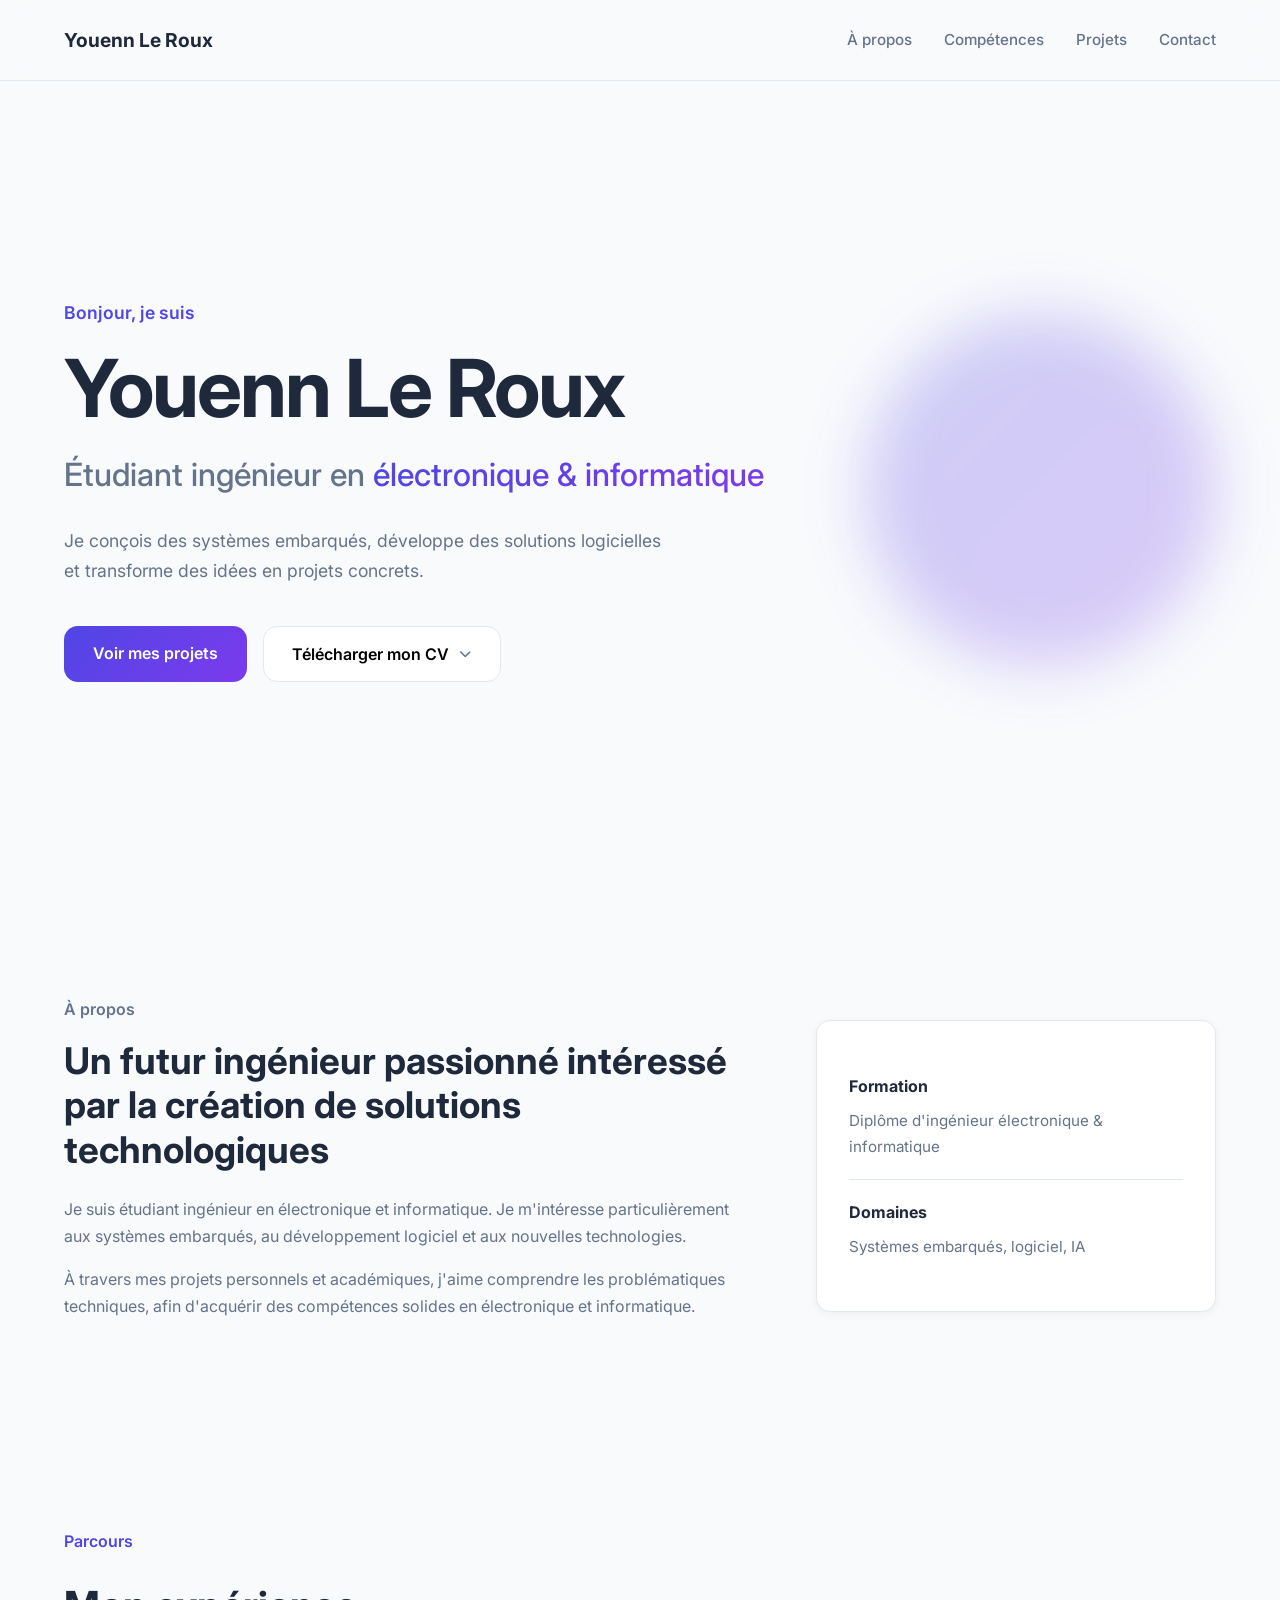
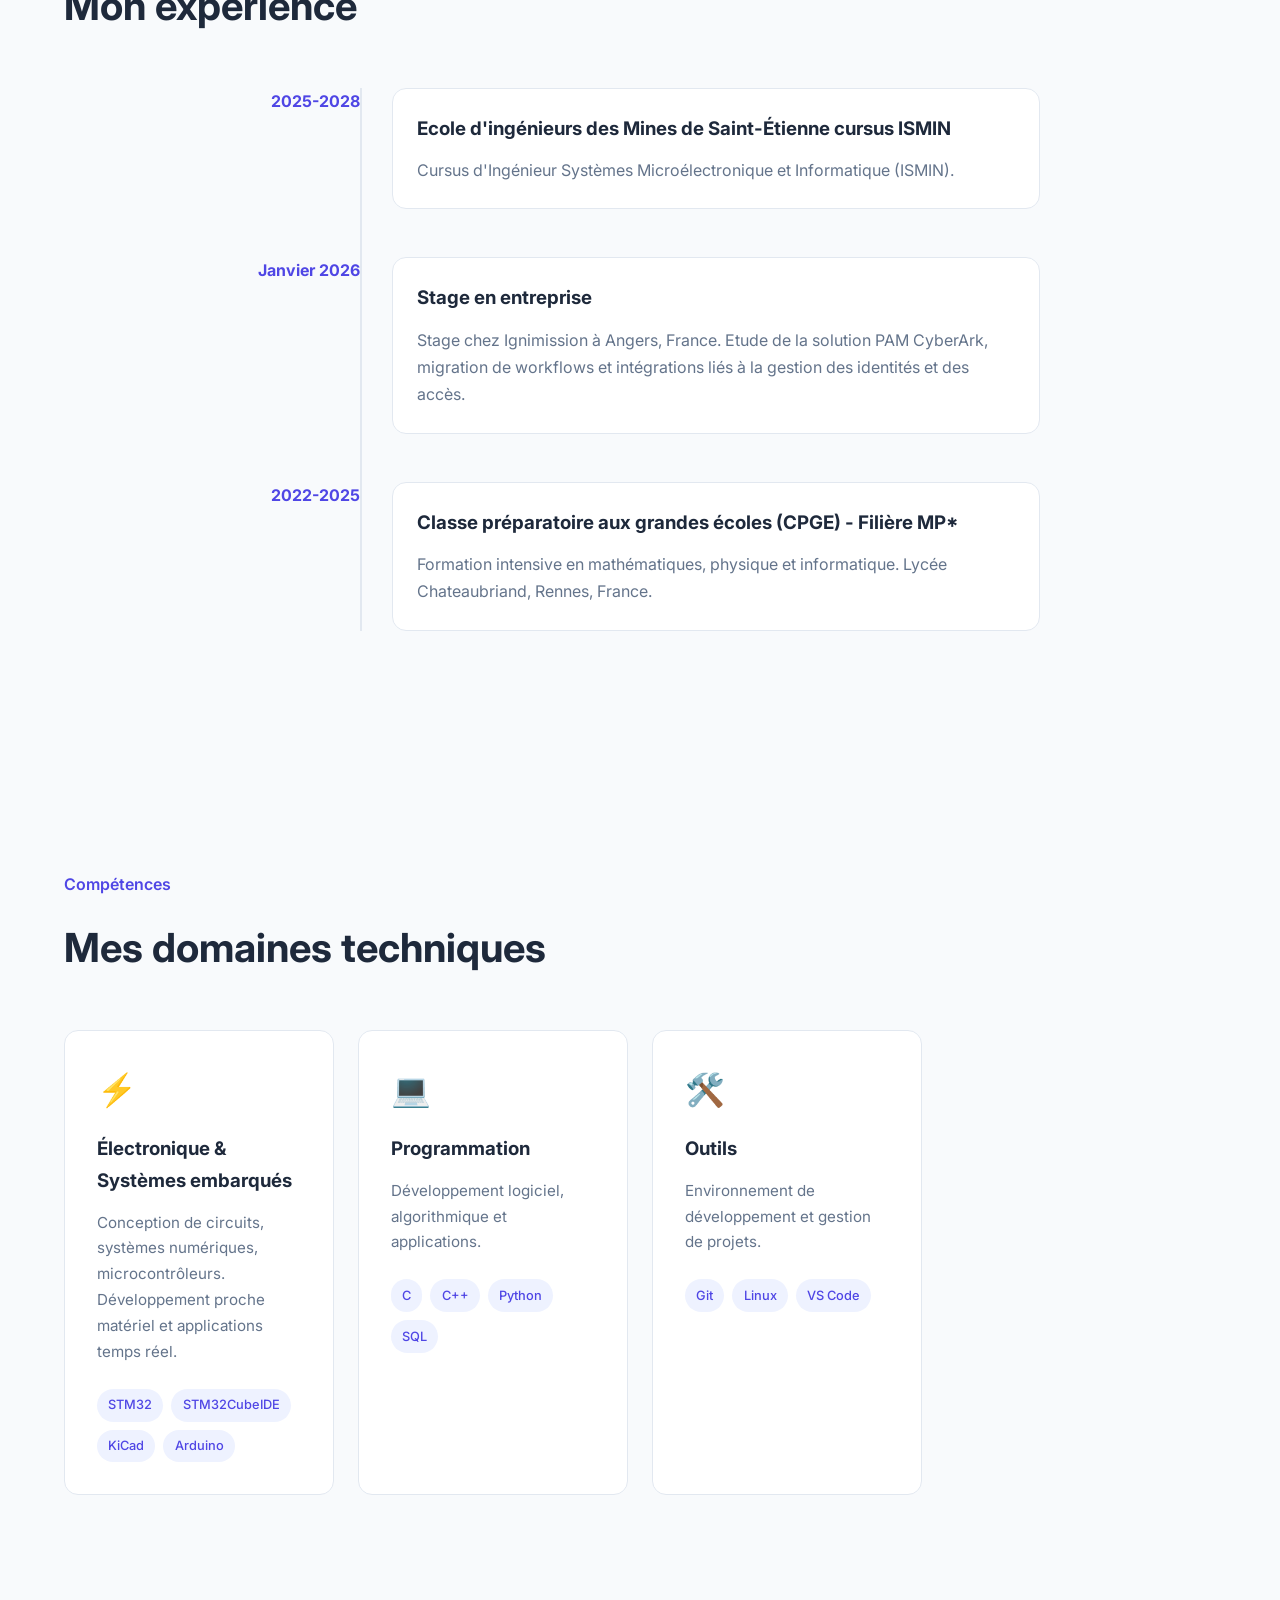
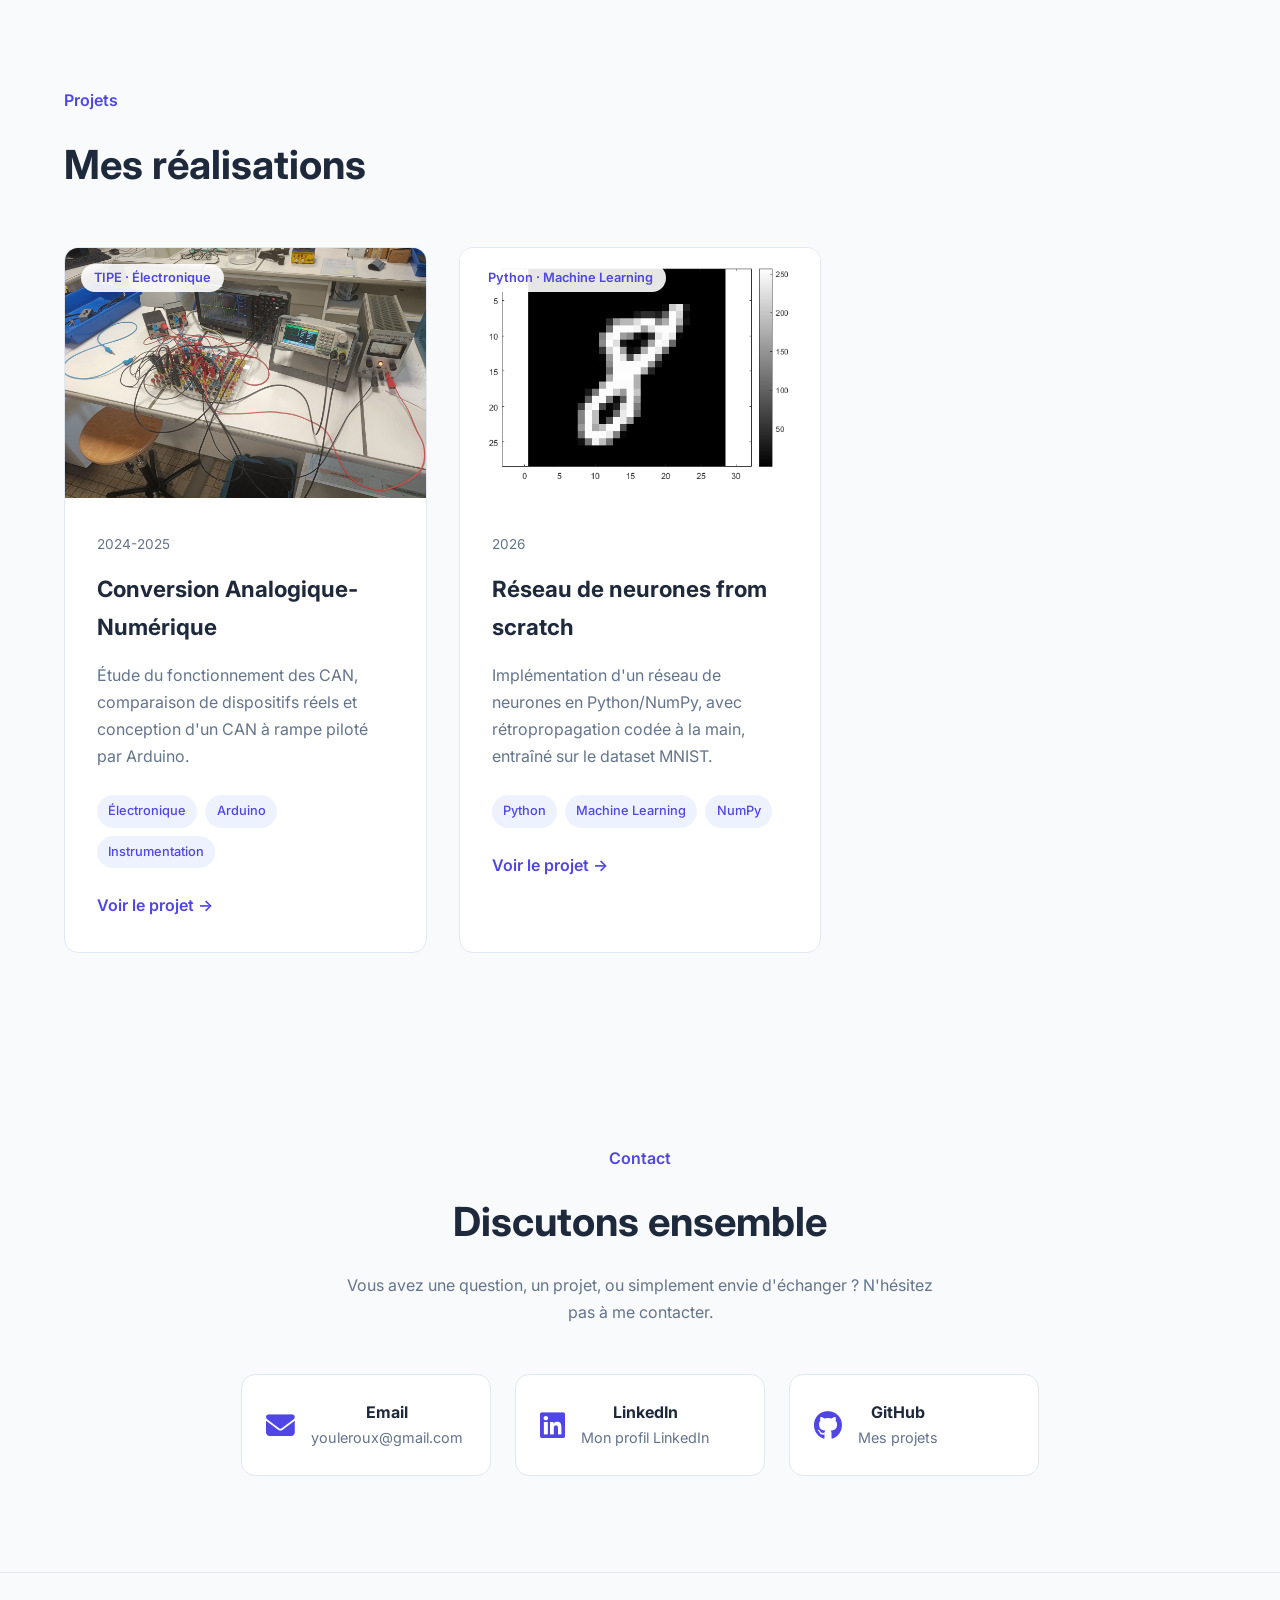
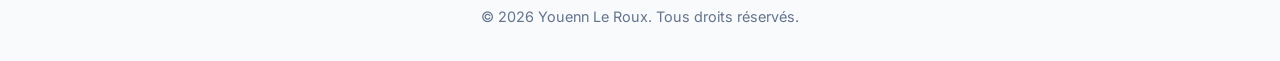
<file: index.html>
<!DOCTYPE html>
<html lang="fr">

<head>
    <meta charset="UTF-8">
    <meta name="viewport" content="width=device-width, initial-scale=1.0">

    <title>Youenn Le Roux | Portfolio</title>

    <meta name="description"
        content="Portfolio de Youenn Le Roux, étudiant ingénieur en électronique et informatique.">

    <!-- Favicon -->
    <link rel="icon" href="assets/images/favicon.svg" type="image/svg+xml">

    <!-- Open Graph -->
    <meta property="og:title" content="Youenn Le Roux | Portfolio">
    <meta property="og:description" content="Portfolio de Youenn Le Roux, étudiant ingénieur en électronique et informatique.">
    <meta property="og:type" content="website">
    <meta property="og:url" content="https://rs44you.github.io/Portfolio/">
    <meta property="og:locale" content="fr_FR">
    <!-- L'image doit avoir une adresse complète (https://...) pour LinkedIn & co -->
    <meta property="og:image" content="https://rs44you.github.io/Portfolio/assets/images/og-image.png">
    <meta property="og:image:width" content="1200">
    <meta property="og:image:height" content="630">
    <meta property="og:image:alt" content="Youenn Le Roux, étudiant ingénieur en électronique et informatique">

    <!-- Aperçu en grand format sur X / Twitter -->
    <meta name="twitter:card" content="summary_large_image">

    <!-- Police Google -->
    <link rel="preconnect" href="https://fonts.googleapis.com">
    <link rel="preconnect" href="https://fonts.gstatic.com" crossorigin>

    <link href="https://fonts.googleapis.com/css2?family=Inter:wght@300;400;500;600;700;800&display=swap"
        rel="stylesheet">

    <!-- CSS -->
    <link rel="stylesheet" href="css/variables.css">
    <link rel="stylesheet" href="css/style.css">
    <link rel="stylesheet" href="css/components.css">
    <link rel="stylesheet" href="css/home.css">

	<link 
href="https://unpkg.com/aos@2.3.1/dist/aos.css"
rel="stylesheet">

    <!-- Icônes -->
    <link rel="stylesheet"
        href="https://cdnjs.cloudflare.com/ajax/libs/font-awesome/6.7.2/css/all.min.css">
</head>

<body>

    <!-- ===================== -->
    <!-- Navigation -->
    <!-- ===================== -->


<nav class="navbar">

    <div class="container nav-container">

        <a href="#" class="logo">
            Youenn Le Roux
        </a>


        <ul class="nav-links">


    <li>
        <a href="#about">
            À propos
        </a>
    </li>


    <li>
        <a href="#skills">
            Compétences
        </a>
    </li>


    <li>
        <a href="#projects">
            Projets
        </a>
    </li>


    <li>
        <a href="#contact">
            Contact
        </a>
    </li>


</ul>


<button class="menu-toggle" aria-label="Ouvrir le menu de navigation">

    <i class="fa-solid fa-bars"></i>

</button>

    </div>

</nav>

<!-- ===================== -->
<!-- Hero -->
<!-- ===================== -->

<header class="hero">

    <div class="container hero-container">


        <div 
		class="hero-content"
		data-aos="fade-up">


            <p class="hero-intro">
                Bonjour, je suis
            </p>


            <h1>
                Youenn Le Roux
            </h1>


            <h2>
                Étudiant ingénieur en
                <span>électronique & informatique</span>
            </h2>


            <p class="hero-description">

                Je conçois des systèmes embarqués,
                développe des solutions logicielles
                et transforme des idées en projets concrets.

            </p>


            <div class="hero-buttons">


                <a href="#projects" class="btn btn-primary">

                    Voir mes projets

                </a>


                <div class="cv-dropdown" id="cvDropdown">

                    <button type="button" class="btn btn-secondary cv-dropdown-toggle" id="cvDropdownToggle"
                        aria-haspopup="true" aria-expanded="false">

                        Télécharger mon CV

                        <i class="fa-solid fa-chevron-down"></i>

                    </button>

                    <div class="cv-dropdown-menu">

                        <a href="assets/cv/Youenn_Le_Roux_CV_FR.pdf" download>
                            <span class="cv-flag">🇫🇷</span> Français
                        </a>

                        <a href="assets/cv/Youenn_Le_Roux_CV_EN.pdf" download>
                            <span class="cv-flag">🇬🇧</span> English
                        </a>

                    </div>

                </div>


            </div>


        </div>



        <div class="hero-decoration">


            <div class="circle"></div>


        </div>



    </div>

</header>

 <!-- ===================== -->
<!-- À propos -->
<!-- ===================== -->

<section id="about" class="about">


    <div class="container about-container">


        <div 
		class="about-content"
		data-aos="fade-right">


            <p class="section-label">
                À propos
            </p>


            <h2>
                Un futur ingénieur passionné intéressé par la création
                de solutions technologiques
            </h2>


            <p>

                Je suis étudiant ingénieur en électronique
                et informatique. Je m'intéresse particulièrement
                aux systèmes embarqués, au développement logiciel
                et aux nouvelles technologies.

            </p>


            <p>

                À travers mes projets personnels et académiques,
                j'aime comprendre les problématiques techniques,
                afin d'acquérir des compétences solides en électronique et informatique.

            </p>


        </div>



        <div 
		class="about-card"
		data-aos="fade-left">


            <div class="info-item">

                <h3>
                    Formation
                </h3>

                <p>
                    Diplôme d'ingénieur
                    électronique & informatique
                </p>

            </div>



            <div class="info-item">

                <h3>
                    Domaines
                </h3>

                <p>
                    Systèmes embarqués,
                    logiciel, IA
                </p>

            </div>

        </div>


    </div>


</section>

<!-- ===================== -->
<!-- Parcours -->
<!-- ===================== -->


<section id="experience" class="experience">


<div class="container">


<div class="section-header">


<p class="section-label">

Parcours

</p>


<h2>

Mon expérience

</h2>


</div>




<div class="timeline">



<div 
class="timeline-item"
data-aos="fade-up"
>


<div class="timeline-date">

2025-2028

</div>


<div class="timeline-content">


<h3>

Ecole d'ingénieurs des Mines de Saint-Étienne cursus ISMIN

</h3>


<p>

Cursus d'Ingénieur Systèmes Microélectronique et Informatique (ISMIN).

</p>


</div>


</div>






<div 
class="timeline-item"
data-aos="fade-up">


<div class="timeline-date">

Janvier 2026

</div>


<div class="timeline-content">


<h3>

Stage en entreprise

</h3>


<p>

Stage chez Ignimission à Angers, France.
Etude de la solution PAM CyberArk, migration de workflows et intégrations liés à la gestion des identités et des accès.

</p>


</div>


</div>






<div 
class="timeline-item"
data-aos="fade-up">


<div class="timeline-date">

2022-2025

</div>


<div class="timeline-content">


<h3>

Classe préparatoire aux grandes écoles (CPGE) - Filière MP*

</h3>


<p>

Formation intensive en mathématiques, physique et informatique.
Lycée Chateaubriand, Rennes, France.

</p>


</div>


</div>



</div>


</div>


</section>

<!-- ===================== -->
<!-- Compétences -->
<!-- ===================== -->

<section id="skills" class="skills">


    <div class="container">


        <div class="section-header">

            <p class="section-label">
                Compétences
            </p>

            <h2>
                Mes domaines techniques
            </h2>

        </div>



        <div class="skills-grid">


            <!-- Electronique -->

            <div 
			class="skill-card"
			data-aos="fade-up">


                <div class="skill-icon">
                    ⚡
                </div>


                <h3>
                    Électronique & Systèmes embarqués
                </h3>


                <p>
                    Conception de circuits,
                    systèmes numériques,
                    microcontrôleurs.
                    Développement proche matériel
                    et applications temps réel.
                </p>


                <div class="tags">

                    <span>STM32</span>
                    <span>STM32CubeIDE</span>
                    <span>KiCad</span>
                    <span>Arduino</span>


                </div>


            </div>



            <!-- Programmation -->

            <div 
			class="skill-card"
			data-aos="fade-up">


                <div class="skill-icon">
                    💻
                </div>


                <h3>
                    Programmation
                </h3>


                <p>
                    Développement logiciel,
                    algorithmique et applications.
                </p>


                <div class="tags">

                    <span>C</span>
                    <span>C++</span>
                    <span>Python</span>
                    <span>SQL</span>

                </div>


            </div>





            <!-- Outils -->

            <div 
			class="skill-card"
			data-aos="fade-up">


                <div class="skill-icon">
                    🛠️
                </div>


                <h3>
                    Outils
                </h3>


                <p>
                    Environnement de développement
                    et gestion de projets.
                </p>


                <div class="tags">

                    <span>Git</span>
                    <span>Linux</span>
                    <span>VS Code</span>


                </div>


            </div>


        </div>


    </div>


</section>

<!-- ===================== -->
<!-- Projets -->
<!-- ===================== -->

<section id="projects" class="projects">


    <div class="container">


        <div class="section-header">

            <p class="section-label">
                Projets
            </p>


            <h2>
                Mes réalisations
            </h2>


        </div>



        <div class="projects-grid">



            <!-- Projet 1 -->

            <article 
			class="project-card"
			data-aos="fade-up"
			data-aos-delay="100">


                <div class="project-image">


    <img loading="lazy"
    src="assets/images/projects/can/photo-montage.jpg"
    alt="Conversion analogique-numérique">


    <div class="project-overlay">


        <span>
            TIPE · Électronique
        </span>


    </div>


</div>



                <div class="project-content">
					<div class="project-meta">


    				<span>
        				2024-2025
    				</span>


					</div>

                    <h3>
                        Conversion Analogique-Numérique
                    </h3>


                    <p>

                        Étude du fonctionnement des CAN,
                        comparaison de dispositifs réels et
                        conception d'un CAN à rampe piloté par Arduino.

                    </p>



                    <div class="tags">

                        <span>Électronique</span>
                        <span>Arduino</span>
                        <span>Instrumentation</span>

                    </div>



                    <a href="projects/can.html"
                       class="project-link">

                        Voir le projet →

                    </a>


                </div>


            </article>





            <!-- Projet 2 -->

            <article 
			class="project-card"
			data-aos="fade-up"
			data-aos-delay="200">


                <div class="project-image">


                    <img loading="lazy"
                    src="assets/images/projects/mnist-nn/neural_network_project_cover.png"
                    alt="Réseau de neurones from scratch">


    <div class="project-overlay">


        <span>
            Python · Machine Learning
        </span>


    </div>


                </div>



                <div class="project-content">

					<div class="project-meta">

						<span>
							2026
						</span>

					</div>
                    <h3>
                        Réseau de neurones from scratch
                    </h3>


                    <p>

                        Implémentation d'un réseau de neurones en
                        Python/NumPy, avec rétropropagation codée à la
                        main, entraîné sur le dataset MNIST.

                    </p>



                    <div class="tags">

                        <span>Python</span>
                        <span>Machine Learning</span>
                        <span>NumPy</span>

                    </div>



                    <a href="projects/mnist-nn.html"
                       class="project-link">

                        Voir le projet →

                    </a>


                </div>


            </article>

        </div>


    </div>


</section>

 <!-- ===================== -->
<!-- Contact -->
<!-- ===================== -->

<section id="contact" class="contact">


    <div class="container contact-container">


        <p class="section-label">
            Contact
        </p>


        <h2>
            Discutons ensemble
        </h2>


        <p class="contact-text">

            Vous avez une question, un projet,
            ou simplement envie d'échanger ?
            N'hésitez pas à me contacter.

        </p>



        <div class="contact-links">


            <a href="mailto:youleroux@gmail.com"
               class="contact-card">


                <i class="fa-solid fa-envelope"></i>


                <div>

                    <h3>
                        Email
                    </h3>

                    <p>
                        youleroux@gmail.com
                    </p>

                </div>


            </a>





            <a href="https://www.linkedin.com/in/youenn-le-roux-594936266/"
               class="contact-card"
               target="_blank"
               rel="noopener noreferrer">


                <i class="fa-brands fa-linkedin"></i>


                <div>

                    <h3>
                        LinkedIn
                    </h3>

                    <p>
                        Mon profil LinkedIn
                    </p>

                </div>


            </a>





            <a href="https://github.com/RS44you"
               class="contact-card"
               target="_blank"
               rel="noopener noreferrer">


                <i class="fa-brands fa-github"></i>


                <div>

                    <h3>
                        GitHub
                    </h3>


                    <p>
                        Mes projets
                    </p>


                </div>


            </a>



        </div>



    </div>


</section>

 <!-- ===================== -->
<!-- Footer -->
<!-- ===================== -->


<footer class="footer">


    <div class="container">


        <p>

            © 2026 Youenn Le Roux.
            Tous droits réservés.

        </p>


    </div>


</footer>

    <script src="js/main.js"></script>



<script 
src="https://unpkg.com/aos@2.3.1/dist/aos.js">
</script>


<script>

AOS.init({

    duration:800,

    once:true

});

</script>

<script>

// Menu déroulant du CV (FR/EN)
(function () {
    const dropdown = document.getElementById('cvDropdown');
    const toggle = document.getElementById('cvDropdownToggle');

    if (!dropdown || !toggle) return;

    toggle.addEventListener('click', function (e) {
        e.stopPropagation();
        const isOpen = dropdown.classList.toggle('active');
        toggle.setAttribute('aria-expanded', isOpen ? 'true' : 'false');
    });

    document.addEventListener('click', function (e) {
        if (!dropdown.contains(e.target)) {
            dropdown.classList.remove('active');
            toggle.setAttribute('aria-expanded', 'false');
        }
    });

    document.addEventListener('keydown', function (e) {
        if (e.key === 'Escape') {
            dropdown.classList.remove('active');
            toggle.setAttribute('aria-expanded', 'false');
        }
    });
})();

</script>
</body>

</html>
</file>
<file: css/variables.css>
:root {

    /* Couleurs */

    --background: #F8FAFC;
    --surface: #FFFFFF;

    --primary: #4F46E5;
    --primary-light: #6366F1;

    --secondary: #7C3AED;

    --text: #1E293B;
    --text-light: #64748B;

    --border: #E2E8F0;

    /* Ombres */

    --shadow-sm:
        0 2px 8px rgba(15,23,42,.05);

    --shadow-md:
        0 8px 25px rgba(15,23,42,.08);

    --shadow-lg:
        0 15px 40px rgba(15,23,42,.12);

    /* Espacements */

    --spacing-xs: .5rem;
    --spacing-sm: 1rem;
    --spacing-md: 2rem;
    --spacing-lg: 4rem;
    --spacing-xl: 6rem;

    /* Rayons */

    --radius: 14px;

    /* Largeur maximale */

    --container: 1200px;

}


/* ========================= */
/* Couleurs des projets */
/* ========================= */

:root {

    --robot-color: #2563EB;
    --robot-light: #DBEAFE;

    --iot-color: #10B981;
    --iot-light: #D1FAE5;

    --vision-color: #7C3AED;
    --vision-light: #EDE9FE;

    --fpga-color: #F59E0B;
    --fpga-light: #FEF3C7;

    --software-color: #06B6D4;
    --software-light: #CFFAFE;

    --can-color: #DC2626;
    --can-light: #FEE2E2;

    --ml-color: #DB2777;
    --ml-light: #FCE7F3;

}
</file>
<file: css/style.css>
*{
    margin:0;
    padding:0;
    box-sizing:border-box;
}

html{
    scroll-behavior:smooth;
}

/* Les ancres (#about, #skills…) s'arrêtent sous la barre de
   navigation fixe (80px) au lieu de passer dessous */
[id]{
    scroll-margin-top:80px;
}

body{

    font-family:'Inter',sans-serif;

    background:var(--background);

    color:var(--text);

    line-height:1.7;

}

img{
    max-width:100%;
    display:block;
}

a{
    color:inherit;
    text-decoration:none;
}

ul{
    list-style:none;
}

section{

    padding:var(--spacing-xl) 0;

    /* Empêche les animations d'entrée (AOS fade-left…) de créer
       un défilement horizontal sur mobile */
    overflow-x:clip;

}

.container{

    width:min(90%,var(--container));

    margin:auto;

}

body {

    padding-top: 80px;

}

/* ========================= */
/* Tags (accueil et pages projets) */
/* ========================= */

.tags {

    display:flex;

    flex-wrap:wrap;

    gap:.5rem;

}

.tags span {

    background:#EEF2FF;

    color:var(--primary);

    padding:.35rem .7rem;

    border-radius:999px;

    font-size:.8rem;

    font-weight:500;

}

/* ========================= */
/* Footer */
/* ========================= */


.footer {

    padding:2rem 0;

    border-top:1px solid var(--border);

    text-align:center;

    color:var(--text-light);

    font-size:.9rem;

}

@media(max-width:600px){


    section {

        padding:4rem 0;

    }



    .container {


        width:90%;


    }


}
</file>
<file: css/components.css>
/* ========================= */
/* Navbar */
/* ========================= */


.navbar {

    position: fixed;

    top: 0;
    left: 0;

    width: 100%;

    z-index: 1000;

    background: rgba(248,250,252,0.75);

    backdrop-filter: blur(12px);

    border-bottom: 1px solid var(--border);

}


.nav-container {

    height: 80px;

    display: flex;

    justify-content: space-between;

    align-items: center;

}


/* Logo */

.logo {

    font-size: 1.2rem;

    font-weight: 700;

    color: var(--text);

}


/* Navigation */

.nav-links {

    display: flex;

    align-items: center;

    gap: 2rem;

}


.nav-links a {

    color: var(--text-light);

    font-size: 0.95rem;

    font-weight: 500;

    transition: color .3s ease;

}



.nav-links a:hover {

    color: var(--primary);

}

.btn {

    display:inline-flex;

    align-items:center;

    justify-content:center;

}

/* ========================= */
/* Menu mobile */
/* ========================= */


.menu-toggle {

    display:none;

    background:none;

    border:none;

    font-size:1.5rem;

    cursor:pointer;

    color:var(--text);

}





@media(max-width:800px){


    .nav-links {


        position:absolute;

        top:80px;

        left:0;

        width:100%;


        background:white;


        flex-direction:column;


        padding:2rem;


        gap:1.5rem;


        border-bottom:1px solid var(--border);


        transform:translateY(-150%);


        transition:.3s ease;


    }



    .nav-links.active {


        transform:translateY(0);


    }



    .menu-toggle {


        display:block;


    }



}
/* ========================= */
/* CV dropdown */
/* ========================= */

.cv-dropdown {

    position: relative;

    display: inline-flex;

}

.cv-dropdown-toggle {

    cursor: pointer;

    border: 1px solid var(--border);

    font-family: inherit;

    font-size: 1rem;

    gap: .6rem;

}

.cv-dropdown-toggle i {

    font-size: .75rem;

    color: var(--text-light);

    transition: transform .3s ease;

}

.cv-dropdown.active .cv-dropdown-toggle i {

    transform: rotate(180deg);

}

.cv-dropdown-menu {

    position: absolute;

    top: calc(100% + .6rem);

    left: 0;

    min-width: 190px;

    background: white;

    border: 1px solid var(--border);

    border-radius: var(--radius);

    box-shadow: var(--shadow-md);

    padding: .5rem;

    opacity: 0;

    visibility: hidden;

    transform: translateY(-8px);

    transition: .25s ease;

    z-index: 10;

}

.cv-dropdown.active .cv-dropdown-menu {

    opacity: 1;

    visibility: visible;

    transform: translateY(0);

}

.cv-dropdown-menu a {

    display: flex;

    align-items: center;

    gap: .7rem;

    padding: .7rem .9rem;

    border-radius: 10px;

    color: var(--text);

    font-weight: 500;

    font-size: .95rem;

    transition: .2s ease;

}

.cv-dropdown-menu a:hover {

    background: var(--background);

    color: var(--primary);

}

.cv-flag {

    font-size: 1.1rem;

}
</file>
<file: css/home.css>
/* ========================= */
/* Hero */
/* ========================= */


.hero {

    min-height: calc(100vh - 80px);

    display: flex;

    align-items: center;

    overflow: hidden;

}



.hero-container {

    display: flex;

    justify-content: space-between;

    align-items: center;

    gap: 3rem;

}



.hero-content {

    max-width: 700px;

    animation: fadeUp .8s ease forwards;

}



.hero-intro {

    color: var(--primary);

    font-size: 1.1rem;

    font-weight: 600;

    margin-bottom: 1rem;

}



.hero h1 {


    font-size: clamp(3rem, 7vw, 5rem);

    line-height: 1.1;

    letter-spacing: -2px;

    margin-bottom: 1rem;

}



.hero h2 {

    font-size: clamp(1.4rem, 3vw, 2rem);

    font-weight: 500;

    color: var(--text-light);

    margin-bottom: 1.5rem;

}



.hero h2 span {

    background: linear-gradient(
        90deg,
        var(--primary),
        var(--secondary)
    );

    -webkit-background-clip: text;

    color: transparent;

}



.hero-description {

    max-width: 600px;

    color: var(--text-light);

    font-size: 1.1rem;

    margin-bottom: 2.5rem;

}



/* Boutons */


.hero-buttons {

    display: flex;

    gap: 1rem;

}



.btn {

    padding: .9rem 1.8rem;

    border-radius: var(--radius);

    font-weight: 600;

    transition: all .3s ease;

}



.btn-primary {

    background:

    linear-gradient(
        135deg,
        var(--primary),
        var(--secondary)
    );

    color:white;

}



.btn-primary:hover {

    transform: translateY(-3px);

    box-shadow: var(--shadow-md);

}



.btn-secondary {

    border:1px solid var(--border);

    background:white;

}



.btn-secondary:hover {

    border-color:var(--primary);

    color:var(--primary);

}



/* Décoration */

.hero-decoration {

    position:relative;

    width:350px;

    height:350px;

}



.circle {


    width:100%;

    height:100%;


    border-radius:50%;


    background:

    linear-gradient(
        135deg,
        rgba(79,70,229,.25),
        rgba(124,58,237,.25)
    );


    filter:blur(30px);


}



/* Animation */


@keyframes fadeUp {


    from {

        opacity:0;

        transform:translateY(30px);

    }


    to {

        opacity:1;

        transform:translateY(0);

    }

}

/* ========================= */
/* About */
/* ========================= */


.about-container {

    display:grid;

    grid-template-columns:1fr 400px;

    gap:4rem;

    align-items:center;

}


@media(max-width:900px){

    .about-container {

        grid-template-columns:1fr;

        gap:2rem;

    }

}



.section-label {

    color:var(--primary);

    font-weight:600;

    margin-bottom:1rem;

}



.about-content h2 {

    font-size:2.3rem;

    line-height:1.2;

    margin-bottom:1.5rem;

}



.about-content p {

    color:var(--text-light);

    margin-bottom:1rem;

}



/* Carte */

.about-card {


    background:var(--surface);

    border:1px solid var(--border);

    border-radius:var(--radius);

    padding:2rem;

    box-shadow:var(--shadow-sm);

}



.info-item {

    padding:1.2rem 0;

    border-bottom:1px solid var(--border);

}



.info-item:last-child {

    border-bottom:none;

}



.info-item h3 {

    font-size:1rem;

    margin-bottom:.5rem;

    color:var(--text);

}



.info-item p {

    color:var(--text-light);

    font-size:.95rem;

}

/* ========================= */
/* Skills */
/* ========================= */


.section-header {

    margin-bottom:3rem;

}



.section-header h2 {

    font-size:2.5rem;

}



.skills-grid {


    display:grid;

    grid-template-columns:
    repeat(4,1fr);

    gap:1.5rem;

}



.skill-card {


    background:var(--surface);

    border:1px solid var(--border);

    padding:2rem;

    border-radius:var(--radius);

    transition:.3s ease;

}



.skill-card:hover {


    transform:translateY(-8px);

    box-shadow:var(--shadow-md);

    border-color:transparent;

}



.skill-icon {


    font-size:2rem;

    margin-bottom:1rem;

}



.skill-card h3 {

    margin-bottom:.8rem;

}



.skill-card p {

    color:var(--text-light);

    font-size:.95rem;

    margin-bottom:1.5rem;

}



@media(max-width:1100px){


    .skills-grid {

        grid-template-columns:
        repeat(2,1fr);

    }


}



@media(max-width:600px){


    .skills-grid {

        grid-template-columns:1fr;

    }


}

/* ========================= */
/* Projects */
/* ========================= */


.projects-grid {


    display:grid;

    grid-template-columns:
    repeat(3,1fr);

    gap:2rem;

}



.project-card {


    background:var(--surface);

    border:1px solid var(--border);

    border-radius:var(--radius);

    overflow:hidden;

    transition:.3s ease;


}



.project-card:hover {


    transform:translateY(-8px);

    box-shadow:var(--shadow-md);


}



.project-image {


    height:250px;

    background:#E2E8F0;

    overflow:hidden;


}



.project-image img {


    width:100%;

    height:100%;

    object-fit:cover;

    transition:.5s ease;


}



.project-content {


    padding:2rem;


}



.project-content h3 {


    font-size:1.4rem;

    margin-bottom:1rem;


}



.project-content p {


    color:var(--text-light);

    margin-bottom:1.5rem;


}



.project-link {


    display:inline-block;

    margin-top:1.5rem;

    color:var(--primary);

    font-weight:600;

    transition:.3s;


}



.project-link:hover {


    transform:translateX(5px);


}

@media(max-width:1000px){


    .projects-grid {

        grid-template-columns:
        repeat(2,1fr);

    }


}



@media(max-width:700px){


    .projects-grid {

        grid-template-columns:
        1fr;

    }


}

/* ========================= */
/* Contact */
/* ========================= */


.contact {

    text-align:center;

}



.contact-container h2 {

    font-size:2.5rem;

    margin-bottom:1rem;

}



.contact-text {


    max-width:600px;

    margin:0 auto 3rem;

    color:var(--text-light);

}



.contact-links {


    display:flex;

    justify-content:center;

    gap:1.5rem;

    flex-wrap:wrap;


}



.contact-card {


    display:flex;

    align-items:center;

    gap:1rem;

    padding:1.5rem;

    min-width:250px;

    background:var(--surface);

    border:1px solid var(--border);

    border-radius:var(--radius);

    transition:.3s ease;


}



.contact-card i {


    font-size:1.8rem;

    color:var(--primary);


}



.contact-card:hover {


    transform:translateY(-5px);

    box-shadow:var(--shadow-md);


}



.contact-card h3 {


    font-size:1rem;


}



.contact-card p {


    color:var(--text-light);

    font-size:.9rem;


}

@media(max-width:900px){


    .hero-container {


        flex-direction:column;


        text-align:center;


    }



    .hero-buttons {


        justify-content:center;


        flex-wrap:wrap;


    }



    .hero-decoration {


        width:250px;

        height:250px;


    }


}

/* ========================= */
/* Project cards improvement */
/* ========================= */


.project-image {

    position:relative;

}



.project-overlay {


    position:absolute;

    top:1rem;

    left:1rem;


}



.project-overlay span {


    background:rgba(255,255,255,.9);

    color:var(--primary);

    padding:.4rem .8rem;

    border-radius:999px;

    font-size:.8rem;

    font-weight:600;


}



.project-meta {


    margin-bottom:.8rem;

}



.project-meta span {


    color:var(--text-light);

    font-size:.85rem;


}



.project-card {


    position:relative;

}



.project-card img {


    transition:.5s ease;

}



.project-card:hover img {


    transform:scale(1.05);


}


/* ========================= */
/* Experience timeline */
/* ========================= */


.experience {

    position:relative;

}



.timeline {

    position:relative;

    max-width:800px;

    margin:auto;

}



.timeline::before {


    content:"";

    position:absolute;

    left:120px;

    top:0;

    bottom:0;


    width:2px;

    background:var(--border);


}



.timeline-item {


    display:grid;

    grid-template-columns:120px 1fr;

    gap:2rem;

    margin-bottom:3rem;


}



.timeline-date {


    font-weight:700;

    color:var(--primary);

    text-align:right;


}



.timeline-content {


    background:var(--surface);

    border:1px solid var(--border);

    padding:1.5rem;

    border-radius:var(--radius);


}



.timeline-content h3 {


    margin-bottom:.8rem;


}



.timeline-content p {


    color:var(--text-light);


}

@media(max-width:700px){


    .timeline::before {

        left:10px;

    }



    .timeline-item {


        grid-template-columns:1fr;

        padding-left:2rem;


    }



    .timeline-date {


        text-align:left;


    }


}
</file>
